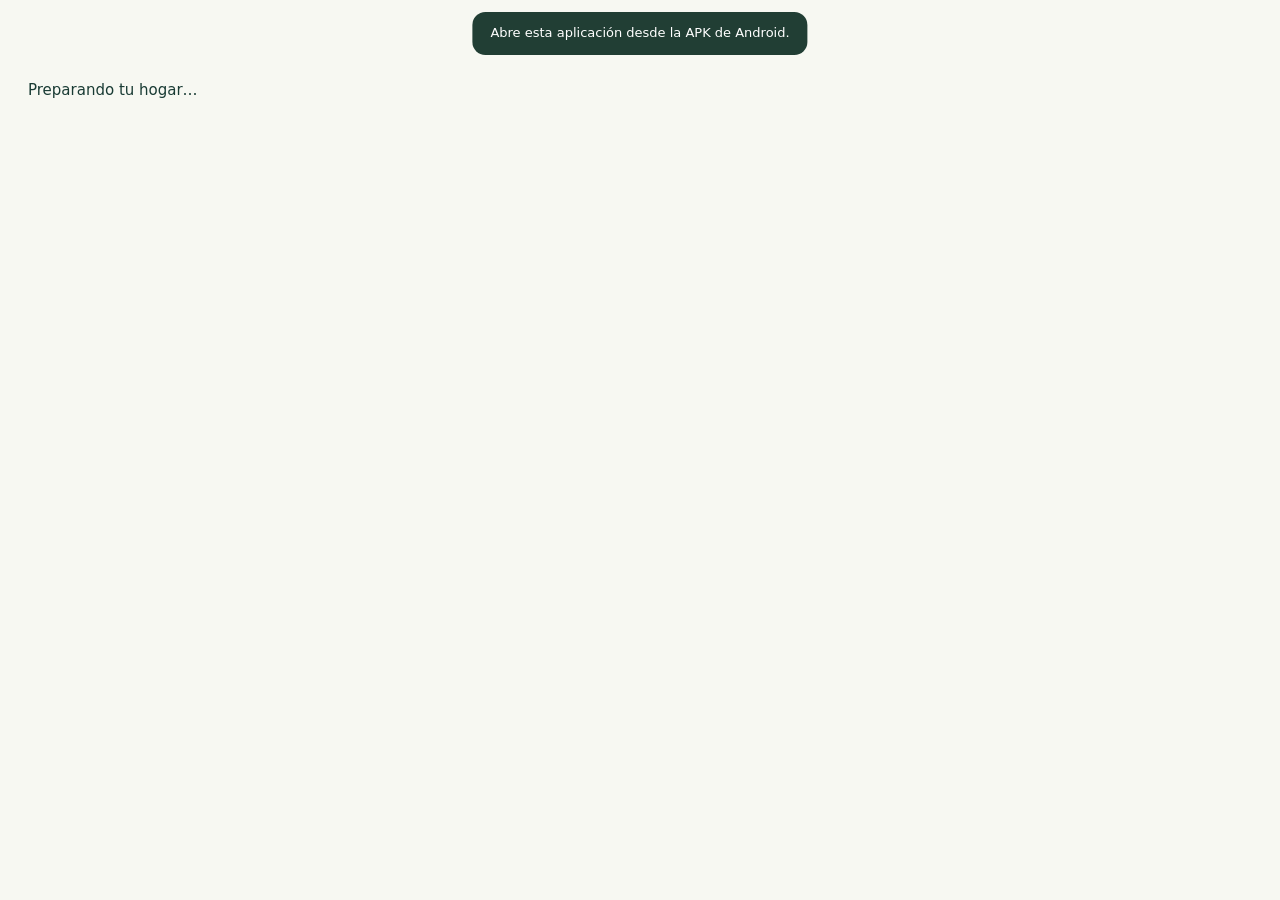
<file: development/1.6.0/assets/index.html>
<!doctype html>
<html lang="es"><head><meta charset="UTF-8"><meta name="viewport" content="width=device-width,initial-scale=1,maximum-scale=1,viewport-fit=cover"><meta name="theme-color" content="#116455"><meta http-equiv="Content-Security-Policy" content="default-src 'self'; script-src 'self'; style-src 'self' 'unsafe-inline'; img-src 'self' data:; connect-src 'self'; object-src 'none'; base-uri 'none'; form-action 'none'"><title>Hogar finanzas</title><link rel="stylesheet" href="app.css"><link rel="stylesheet" href="guide.css"></head><body><div id="app"><div class="loading">Preparando tu hogar…</div></div><div id="overlay"></div><div id="toast" role="status" aria-live="polite"></div><script src="reserves.js"></script><script src="guide.js"></script><script src="improvements.js"></script><script src="app.js"></script></body></html>
</file>
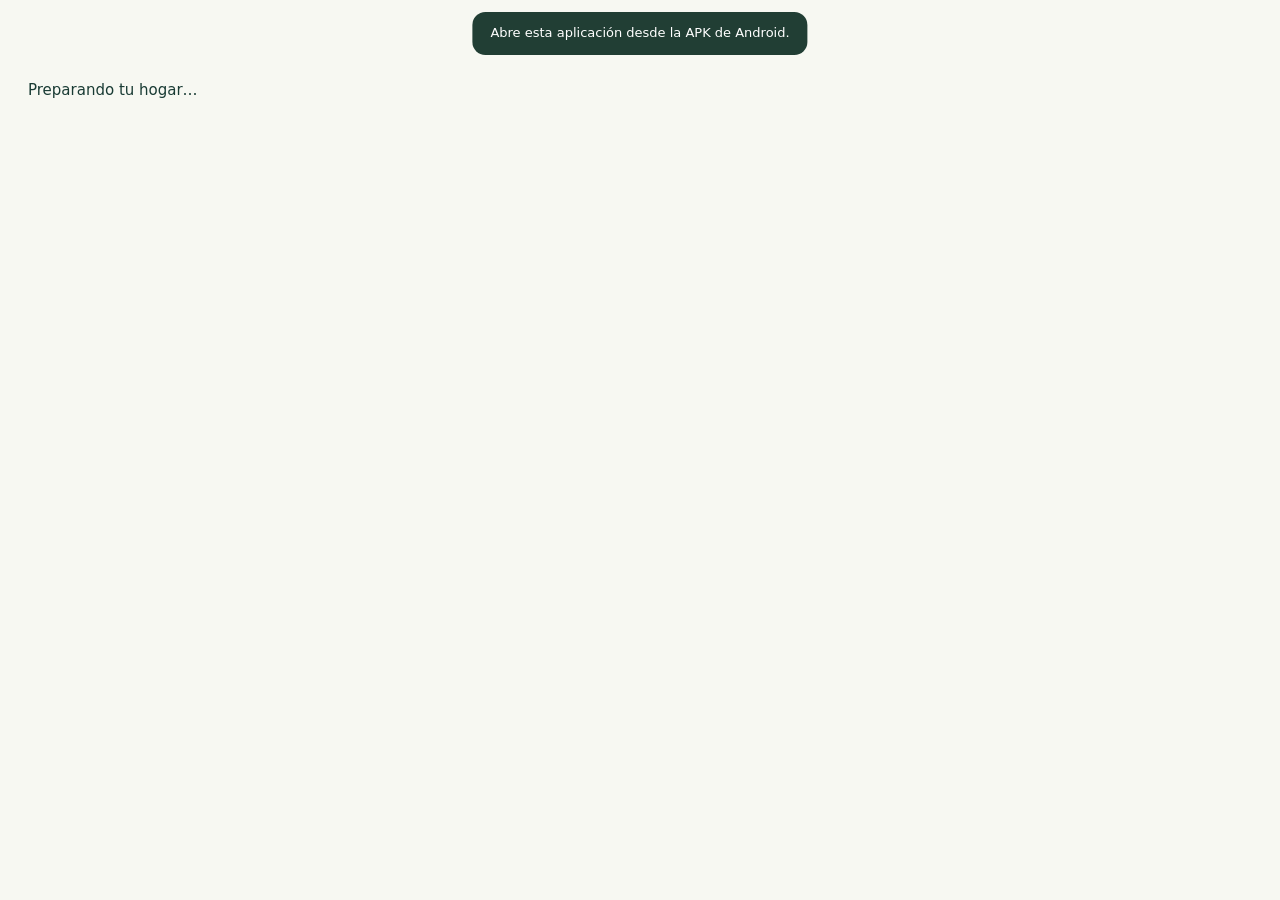
<file: recovered-source/android/assets/index.html>
<!doctype html>
<html lang="es"><head><meta charset="UTF-8"><meta name="viewport" content="width=device-width,initial-scale=1,maximum-scale=1,viewport-fit=cover"><meta name="theme-color" content="#116455"><meta http-equiv="Content-Security-Policy" content="default-src 'self'; script-src 'self'; style-src 'self' 'unsafe-inline'; img-src 'self' data:; connect-src 'self'; object-src 'none'; base-uri 'none'; form-action 'none'"><title>Hogar finanzas</title><link rel="stylesheet" href="app.css"></head><body><div id="app"><div class="loading">Preparando tu hogar…</div></div><div id="overlay"></div><div id="toast" role="status" aria-live="polite"></div><script src="app.js"></script></body></html>
</file>
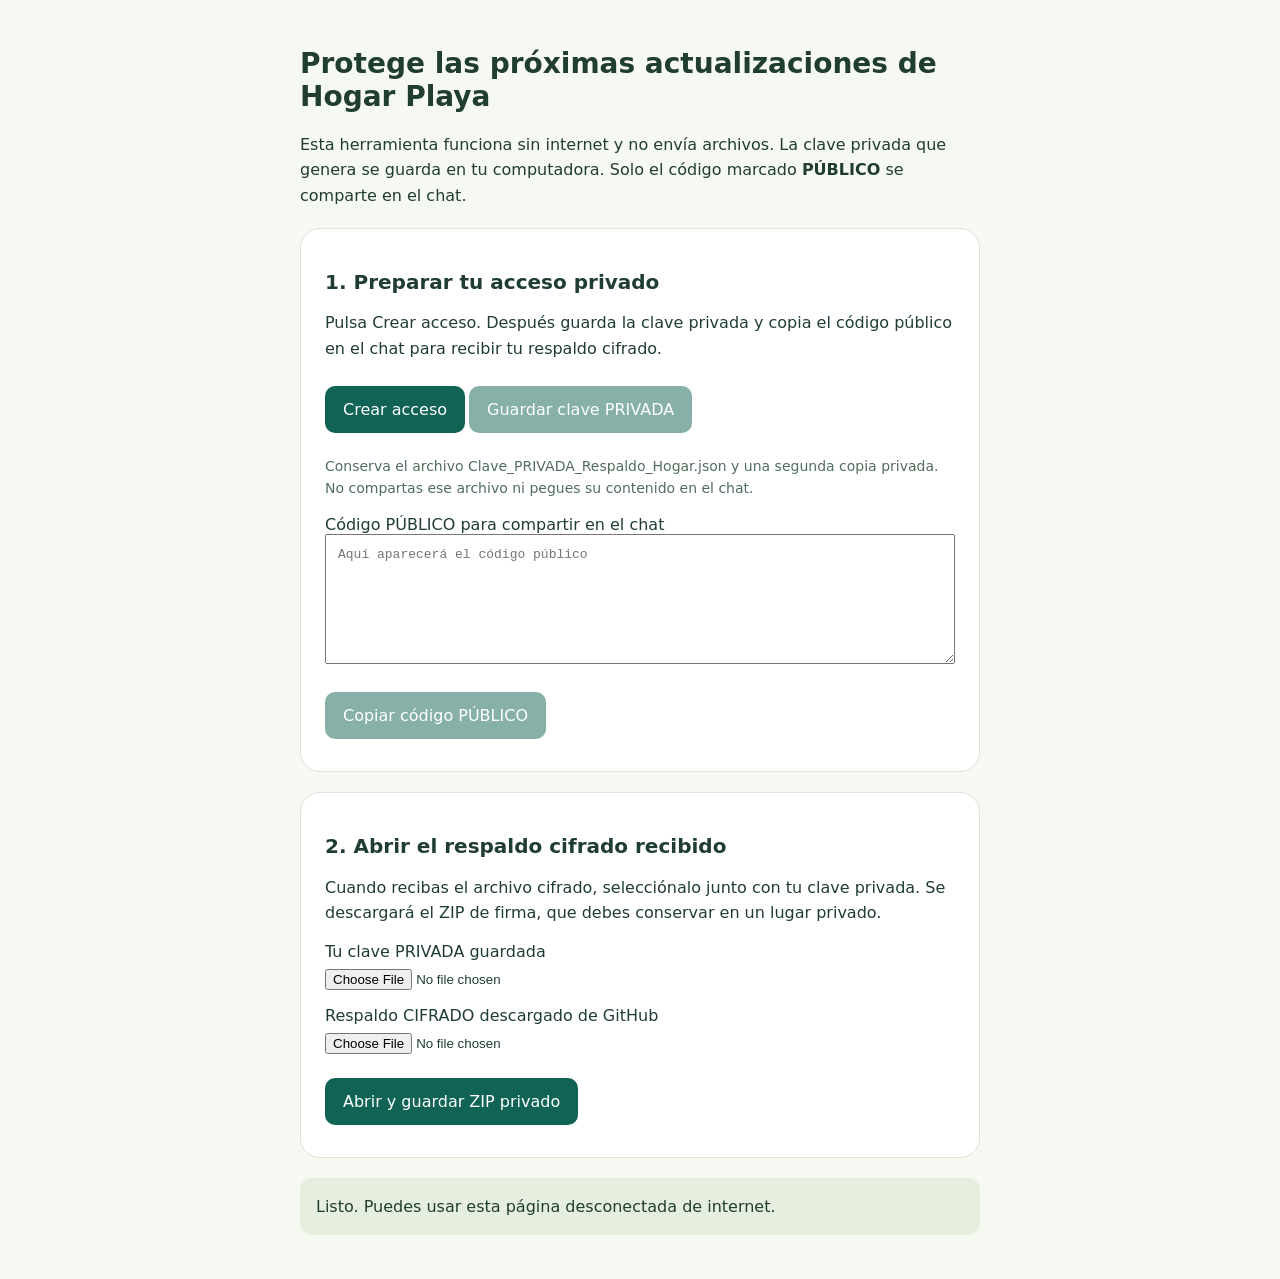
<file: recovered-source/tools/respaldo-firma.html>
<!doctype html><html lang="es"><head><meta charset="utf-8"><meta name="viewport" content="width=device-width,initial-scale=1">
<meta http-equiv="Content-Security-Policy" content="default-src 'none'; script-src 'unsafe-inline'; style-src 'unsafe-inline'; connect-src 'none'; base-uri 'none'; form-action 'none'">
<title>Respaldo privado · Hogar Playa</title>
<style>body{font:16px system-ui;background:#f6f8f2;color:#203d31;margin:0}main{max-width:680px;margin:auto;padding:28px}section{background:white;padding:24px;border-radius:20px;border:1px solid #dbe5d8;margin:20px 0}h1{font-size:28px}h2{font-size:20px}p{line-height:1.6}button{background:#116455;color:white;border:0;border-radius:10px;padding:14px 18px;font:inherit;margin:8px 4px 8px 0;cursor:pointer}button:disabled{opacity:.5}textarea{box-sizing:border-box;width:100%;min-height:130px;padding:12px;font:13px monospace;overflow-wrap:anywhere}label{display:block;margin:16px 0}input{display:block;margin-top:8px;max-width:100%}.note{font-size:14px;color:#526d5d}#status{white-space:pre-line;padding:16px;background:#e6efdf;border-radius:12px;overflow-wrap:anywhere}</style></head>
<body><main><h1>Protege las próximas actualizaciones de Hogar Playa</h1>
<p>Esta herramienta funciona sin internet y no envía archivos. La clave privada que genera se guarda en tu computadora. Solo el código marcado <b>PÚBLICO</b> se comparte en el chat.</p>
<section><h2>1. Preparar tu acceso privado</h2><p>Pulsa Crear acceso. Después guarda la clave privada y copia el código público en el chat para recibir tu respaldo cifrado.</p>
<button id="create">Crear acceso</button><button id="save" disabled>Guardar clave PRIVADA</button>
<p class="note">Conserva el archivo Clave_PRIVADA_Respaldo_Hogar.json y una segunda copia privada. No compartas ese archivo ni pegues su contenido en el chat.</p>
<label>Código PÚBLICO para compartir en el chat<textarea id="publicCode" readonly placeholder="Aquí aparecerá el código público"></textarea></label><button id="copy" disabled>Copiar código PÚBLICO</button></section>
<section><h2>2. Abrir el respaldo cifrado recibido</h2><p>Cuando recibas el archivo cifrado, selecciónalo junto con tu clave privada. Se descargará el ZIP de firma, que debes conservar en un lugar privado.</p>
<label>Tu clave PRIVADA guardada<input id="privateFile" type="file" accept=".json"></label>
<label>Respaldo CIFRADO descargado de GitHub<input id="encryptedFile" type="file" accept=".json"></label>
<button id="decrypt">Abrir y guardar ZIP privado</button></section><p id="status" role="status">Listo. Puedes usar esta página desconectada de internet.</p></main>
<script>
'use strict';
const $=id=>document.getElementById(id),textEncoder=new TextEncoder();let privateDownload=null;
function b64(bytes){let text='';for(const b of new Uint8Array(bytes))text+=String.fromCharCode(b);return btoa(text);}
function unb64(text){return Uint8Array.from(atob(text),c=>c.charCodeAt(0));}
function status(text){$('status').textContent=text;}
function download(bytes,name,type){const url=URL.createObjectURL(new Blob([bytes],{type})),a=document.createElement('a');a.href=url;a.download=name;a.click();setTimeout(()=>URL.revokeObjectURL(url),30000);}
async function hash(bytes){return Array.from(new Uint8Array(await crypto.subtle.digest('SHA-256',bytes)),x=>x.toString(16).padStart(2,'0')).join('');}
$('create').onclick=async()=>{if(privateDownload){status('Ya hay un acceso preparado. Guarda su clave privada y comparte el código público que aparece abajo.');return;}$('create').disabled=true;try{status('Creando tu acceso privado…');const pair=await crypto.subtle.generateKey({name:'RSA-OAEP',modulusLength:3072,publicExponent:new Uint8Array([1,0,1]),hash:'SHA-256'},true,['encrypt','decrypt']),pub=await crypto.subtle.exportKey('spki',pair.publicKey),priv=await crypto.subtle.exportKey('pkcs8',pair.privateKey);privateDownload=JSON.stringify({format:'hogar-acceso-privado-1',publicKey:b64(pub),privateKey:b64(priv),fingerprint:await hash(pub)},null,2);$('publicCode').value='HOGAR-PUBLICA-1:'+b64(pub);$('save').disabled=false;$('copy').disabled=false;status('Acceso creado. Guarda primero tu clave PRIVADA. Después copia únicamente el código PÚBLICO en el chat.');}catch(e){status('No se pudo crear el acceso: '+e.message);$('create').disabled=false;}};
$('save').onclick=()=>{download(privateDownload,'Clave_PRIVADA_Respaldo_Hogar.json','application/json');status('Guarda el archivo privado y conserva otra copia. Comparte solo el código PÚBLICO.');};
$('copy').onclick=async()=>{try{await navigator.clipboard.writeText($('publicCode').value);status('Código PÚBLICO copiado. Pégalo en el chat. La clave privada permanece en tu archivo.');}catch(e){$('publicCode').focus();$('publicCode').select();status('Selecciona y copia el código público con Ctrl+C.');}};
$('decrypt').onclick=async()=>{try{const pf=$('privateFile').files[0],ef=$('encryptedFile').files[0];if(!pf||!ef)throw new Error('Selecciona los dos archivos.');if(pf.size>200000||ef.size>2000000)throw new Error('El tamaño de los archivos no corresponde a este respaldo.');const priv=JSON.parse(await pf.text()),envelope=JSON.parse(await ef.text());if(priv.format!=='hogar-acceso-privado-1'||envelope.format!=='hogar-firma-cifrada-1')throw new Error('Formato de archivo incorrecto.');if(priv.fingerprint!==envelope.recipient)throw new Error('Ese respaldo corresponde a otra clave privada.');const key=await crypto.subtle.importKey('pkcs8',unb64(priv.privateKey),{name:'RSA-OAEP',hash:'SHA-256'},false,['decrypt']),raw=await crypto.subtle.decrypt({name:'RSA-OAEP'},key,unb64(envelope.wrappedKey)),aes=await crypto.subtle.importKey('raw',raw,{name:'AES-GCM'},false,['decrypt']),clear=await crypto.subtle.decrypt({name:'AES-GCM',iv:unb64(envelope.nonce)},aes,unb64(envelope.ciphertext));if(await hash(clear)!==envelope.sha256)throw new Error('El archivo no supera la comprobación de integridad.');download(clear,'Firma_PRIVADA_Hogar_Playa_Nueva.zip','application/zip');status('ZIP privado verificado y preparado para guardar. Conserva el ZIP y una segunda copia en un lugar privado.');}catch(e){status('No se pudo abrir el respaldo: '+e.message);}};
</script></body></html>
</file>
<file: development/1.6.0/assets/app.css>
:root{--ink:#193b34;--green:#116455;--soft:#e8f1e8;--paper:#f7f8f2;--muted:#6d7d73;--line:#e0e8dd;--orange:#d87b39;--red:#a63d35}*{box-sizing:border-box}body{margin:0;background:var(--paper);color:var(--ink);font:15px/1.45 system-ui,-apple-system,sans-serif}button,input,select,textarea{font:inherit}button{cursor:pointer;color:inherit;-webkit-tap-highlight-color:transparent}button:disabled{opacity:.55;cursor:wait}button:focus-visible,input:focus,select:focus,textarea:focus{outline:3px solid #94beaa;outline-offset:2px}h1,h2,h3,p{margin:0}h1{font-size:29px;line-height:1.18;letter-spacing:-1px}h2{font-size:21px;letter-spacing:-.5px}h3{font-size:16px}small,.muted{color:var(--muted)}small{font-size:12px}.loading{padding:80px 28px}.shell{max-width:650px;margin:auto;min-height:100vh;padding-bottom:100px}.top{display:flex;align-items:center;justify-content:space-between;padding:22px 22px 12px}.brand{display:flex;align-items:center;font-weight:800;font-size:18px;letter-spacing:-.5px}.brandmark{display:grid;place-items:center;width:37px;height:37px;border-radius:13px;background:var(--green);color:white;margin-right:10px;font-size:23px}.avatar{background:#e7ecd9;border:0;border-radius:50%;height:40px;width:40px;font-weight:800;font-size:18px}.content{padding:10px 22px 20px}.eyebrow{text-transform:uppercase;letter-spacing:1.8px;font-size:10px;font-weight:800;color:var(--muted);margin-bottom:8px}.greeting{margin:8px 0 22px}.greeting p{color:var(--muted);margin-top:7px}.connection{display:inline-flex;align-items:center;border:1px solid var(--line);border-radius:30px;font-size:11px;padding:6px 10px;background:white;margin-bottom:15px}.dot{height:6px;width:6px;border-radius:50%;background:#4d9465;margin-right:7px}.connection.off .dot{background:var(--orange)}.hero{background:var(--green);color:#fff;border-radius:25px;padding:23px;position:relative;overflow:hidden;margin-bottom:16px}.hero:after{content:'◌';position:absolute;right:-20px;top:-40px;font-size:180px;opacity:.08;pointer-events:none}.hero small{color:#c6ded2}.hero .big{font-size:40px;letter-spacing:-1.6px;font-weight:750;margin:6px 0 12px}.hero .bar{background:#3c7f6b}.hero .bar span{background:#d5edb6}.hero .between{font-size:12px;margin-top:10px}.between{display:flex;align-items:center;justify-content:space-between}.bar{height:7px;border-radius:10px;background:#e5ebdf;overflow:hidden}.bar span{display:block;height:100%;background:#83aa6a;max-width:100%}.kpis{display:grid;grid-template-columns:1fr 1fr;gap:12px;margin-bottom:20px}.kpi{background:white;border:1px solid var(--line);border-radius:19px;padding:15px}.kpi strong{font-size:24px;letter-spacing:-.7px;display:block;margin:8px 0 4px}.kpi small{display:block}.kpi .miniicon{font-size:17px}.sectiontitle{display:flex;align-items:center;justify-content:space-between;margin:25px 0 13px}.link{border:0;background:none;padding:5px 0;color:var(--green);font-size:12px;font-weight:700}.actions{display:grid;grid-template-columns:repeat(3,1fr);gap:10px}.quick{border:1px solid var(--line);background:white;padding:16px 5px;border-radius:17px;font-size:11px;font-weight:650}.quick b{display:block;font-size:22px;margin-bottom:7px}.notice{border:1px solid #ead7ba;background:#fff7e8;border-radius:15px;padding:13px 15px;font-size:12px;color:#795a2d;margin:12px 0}.notice.error{background:#fff0ed;color:var(--red);border-color:#e8c5be}.notice.info{background:#edf3ef;color:var(--green);border-color:#d7e7da}.wallet{background:white;border:1px solid var(--line);border-radius:20px;padding:18px;margin-bottom:15px}.wallet .pair{display:grid;grid-template-columns:1fr 1fr;margin-top:15px}.wallet strong{display:block;font-size:22px}.wallet .pair>div+div{border-left:1px solid var(--line);padding-left:17px}.nav{position:fixed;bottom:0;left:50%;transform:translateX(-50%);width:100%;max-width:650px;background:#fff;border-top:1px solid var(--line);display:grid;grid-template-columns:repeat(4,1fr);padding:10px 8px max(12px,env(safe-area-inset-bottom));z-index:5}.nav button{border:0;background:none;color:#8c988c;font-size:10px;font-weight:650;padding:4px}.nav button b{font-size:22px;line-height:27px;display:block;font-weight:400}.nav button.active{color:var(--green)}.search{display:flex;align-items:center;background:white;border:1px solid var(--line);border-radius:15px;margin:18px 0;padding:0 14px}.search span{font-size:25px;color:var(--muted)}.search input{border:0;outline:none;background:none;width:100%;padding:13px 10px;font-size:13px}.chips{display:flex;overflow:auto;padding:0 0 10px;margin-bottom:10px;scrollbar-width:none}.chip{white-space:nowrap;border:1px solid var(--line);border-radius:25px;padding:8px 13px;font-size:11px;background:white;margin-right:7px}.chip.active{background:var(--green);color:white;border-color:var(--green)}.products{display:grid;grid-template-columns:1fr 1fr;gap:12px}.product{background:white;border:1px solid var(--line);border-radius:20px;padding:10px;display:flex;flex-direction:column;min-width:0}.product-art{height:95px;border-radius:13px;display:grid;place-items:center;font-size:46px;background:#f0f1df;position:relative;margin-bottom:10px}.product:nth-child(3n+2) .product-art{background:#f4e9dc}.product:nth-child(3n) .product-art{background:#e8efdd}.product-tag{position:absolute;top:7px;left:7px;font-size:8px;letter-spacing:.7px;font-weight:800;color:#537347;background:#ffffffce;padding:3px 6px;border-radius:6px}.product h3{font-size:13px;line-height:1.3;min-height:34px}.product small{font-size:10px;display:block;margin:4px 0 9px}.product .price{font-weight:800;font-size:16px;letter-spacing:-.4px}.product .price span{font-size:10px;font-weight:500}.product .add{border:0;background:var(--green);color:white;border-radius:10px;width:31px;height:31px;font-size:22px}.cartbar{position:fixed;bottom:86px;left:50%;transform:translateX(-50%);width:calc(100% - 36px);max-width:610px;border:0;background:var(--green);color:white;padding:16px 20px;border-radius:18px;box-shadow:0 8px 25px #193b3425;display:flex;justify-content:space-between;z-index:4;font-weight:700;font-size:13px}.hascart{padding-bottom:155px}.row{display:flex;align-items:center;padding:15px 0;border-bottom:1px solid var(--line);gap:12px}.row-icon{flex-shrink:0;background:#e9efdf;border-radius:13px;width:42px;height:42px;display:grid;place-items:center;font-size:22px}.row-body{flex:1;min-width:0}.row-body h3{font-size:13px;overflow-wrap:anywhere}.row-body small{font-size:10px;display:block;margin-top:3px}.row-right{text-align:right;flex-shrink:0;font-size:13px;font-weight:750}.badge{display:inline-block;font-size:9px;font-weight:650;border-radius:6px;background:#e6f0e4;color:#427b4d;padding:3px 5px;margin-top:5px}.badge.pending{background:#fff0d7;color:#a36b26}.badge.rejected{background:#fde5df;color:#a24235}.empty{text-align:center;color:var(--muted);padding:45px 18px}.empty b{display:block;font-size:44px;margin-bottom:14px}.primary,.secondary,.danger{width:100%;padding:14px;border-radius:13px;border:0;font-weight:750;font-size:14px;margin-top:12px;background:var(--green);color:white}.secondary{background:#edf2e7;color:var(--green);border:1px solid #d9e3d0}.danger{background:#fff0ed;color:var(--red)}.settings-row{width:100%;border:0;border-bottom:1px solid var(--line);background:none;padding:18px 0;text-align:left;font-weight:650;display:flex;align-items:center;justify-content:space-between}.settings-row small{font-weight:400;display:block;margin-top:3px}.intro{padding:44px 25px 25px;max-width:480px;margin:auto}.intro .brandmark{height:60px;width:60px;font-size:35px;border-radius:20px;margin-bottom:30px}.intro h1{font-size:35px;margin-bottom:14px}.intro>p{color:var(--muted);margin-bottom:25px}.profile-choice{display:flex;align-items:center;text-align:left;padding:15px;border:1px solid var(--line);width:100%;background:#fff;border-radius:17px;margin:10px 0}.profile-choice .avatar{margin-right:13px}.profile-choice span{flex:1;font-weight:700}.profile-choice i{font-style:normal;color:#85927f}.field{display:block;margin:15px 0;font-size:12px;font-weight:700}.field input,.field select,.field textarea{display:block;width:100%;padding:13px 12px;background:#fff;border:1px solid #d5dfd1;border-radius:11px;margin-top:6px;color:var(--ink);font-size:16px}.field textarea{min-height:78px;resize:vertical}.field small{display:block;margin-top:5px;font-size:11px;font-weight:400}.field input:disabled{background:#f0f3eb;color:#667761}.two{display:grid;grid-template-columns:1fr 1fr;gap:12px}.two .field{min-width:0}.form-error{color:var(--red);font-size:13px;margin-top:12px;white-space:pre-line}.backdrop{position:fixed;inset:0;background:#112e2677;z-index:20;display:flex;align-items:flex-end;justify-content:center}.modal{background:var(--paper);border-radius:25px 25px 0 0;padding:23px 22px 30px;width:100%;max-width:650px;max-height:93vh;overflow:auto;overscroll-behavior:contain}.modal-header{display:flex;align-items:center;justify-content:space-between;margin-bottom:12px}.close{border:0;background:#e7ecdf;width:32px;height:32px;border-radius:50%;font-size:21px}.modal>p,.modal form>p{font-size:12px;color:var(--muted);margin:10px 0}.modal .bigemoji{text-align:center;font-size:60px;background:#eaf0df;border-radius:20px;padding:15px;margin:10px 0}.total{font-size:25px;font-weight:800}.cart-line{padding:15px 0;border-bottom:1px solid var(--line)}.cart-line .link{color:var(--red)}.qty{font-size:12px;color:var(--muted);margin:5px 0}.inline{display:flex;align-items:center;justify-content:space-between}.inline strong{font-size:14px}.details{font-size:12px}.details dt{color:var(--muted);margin-top:13px}.details dd{margin:3px 0 0;overflow-wrap:anywhere;white-space:pre-wrap}.steps{padding-left:20px;font-size:13px}.steps li{margin:12px 0}.check{background:#e3edda;padding:14px;border-radius:13px;margin:14px 0;font-size:13px}#toast{position:fixed;bottom:95px;left:50%;transform:translateX(-50%);max-width:90%;background:#213e34;color:#fff;padding:12px 18px;border-radius:13px;font-size:13px;z-index:50;display:none}.privacy{font-size:11px;color:var(--muted);margin:20px 0}.divider{height:1px;background:var(--line);margin:20px 0}@media(min-width:600px){.products{grid-template-columns:repeat(3,1fr)}.product-art{height:120px}.modal{border-radius:25px;margin-bottom:20px;max-height:90vh}}@media(prefers-reduced-motion:no-preference){.modal{animation:up .16s ease-out}@keyframes up{from{transform:translateY(18px);opacity:.7}}}

.budgetcard{display:block;width:100%;text-align:left;border:1px solid #cdddc4;background:#eef4e7;padding:18px;border-radius:20px;margin:0 0 16px}.budgetcard>strong{font-size:31px;display:block;letter-spacing:-1px;margin:8px 0}.budgetcard small{display:block;font-size:11px;margin-top:5px}.budgetcard.exceeded{background:#fff0ed;border-color:#e9c5bc;color:var(--red)}

/* 1.2: el contenedor nativo descuenta barras del sistema y teclado. */
:root{--visible-height:100vh}.shell{min-height:var(--visible-height)}.brand{border:0;background:none;padding:0;min-height:44px}.wallet-grid{display:grid;gap:12px;margin:16px 0}.wallet-grid>div{display:flex;align-items:center;justify-content:space-between;gap:12px;min-width:0}.wallet-grid strong{font-size:20px;overflow-wrap:anywhere;text-align:right}.wallet-grid small{max-width:45%}.backdrop{height:var(--visible-height);max-height:100%;bottom:auto}.modal{max-height:calc(var(--visible-height) - 12px);padding-bottom:24px;scroll-padding-bottom:100px}.modal-header{position:sticky;top:-23px;background:var(--paper);padding:8px 0;z-index:2}.modal #submitForm{position:static;box-shadow:none}.form-error{overflow-wrap:anywhere;padding-bottom:8px}.keyboard-open .nav{display:none}#toast{top:12px;bottom:auto;max-height:35vh;overflow:auto}.shopping-banner{background:#e6f0df;border:1px solid #cbdcbe;border-radius:20px;padding:18px;margin-bottom:20px}.shopping-banner p{font-size:12px;margin:6px 0;color:var(--muted)}.shopping-line{background:white;border:1px solid var(--line);border-radius:17px;padding:16px;margin:12px 0;display:grid;grid-template-columns:minmax(0,1fr) auto;gap:10px}.shopping-line>h3,.shopping-line>p,.shopping-line>small,.shopping-line>.secondary,.shopping-line>.between{grid-column:1/-1}.shopping-line p{font-size:13px;overflow-wrap:anywhere}.shopping-line .between{gap:12px;flex-wrap:wrap}.shopping-line .link{text-align:left}.tick{width:48px;height:48px;border:2px solid var(--green);border-radius:12px;background:#ecf4e5;color:var(--green);font-size:25px}.bought{background:#edf4e9;color:var(--muted)}.bought h3{text-decoration:line-through}.repeat-confirm{display:flex;align-items:center;gap:12px;padding:12px;background:#fff2dd;border-radius:12px;font-weight:700}.repeat-confirm input{width:24px;height:24px;flex-shrink:0}
.product.selected{border:2px solid var(--green);background:#f0f6eb}.multi-check{position:absolute;right:7px;bottom:7px;width:44px;height:44px;border:2px solid var(--green);background:white;color:var(--green);border-radius:12px;font-size:25px}.selected .multi-check{background:var(--green);color:white}.bulkbar{justify-content:center;gap:7px}.bulk-row{padding:15px 0;border-bottom:1px solid var(--line)}.bulk-row .field{margin:8px 0}
.hero .estimate-warning{font-size:12px;background:#fff1d6;color:#71491e;border-radius:10px;padding:10px;margin-top:12px}.hero .between{gap:10px;align-items:flex-start}.hero .between strong{text-align:right;flex-shrink:0}

.plan-card{background:#fff;border:1px solid #dbe6e0;border-radius:18px;padding:18px;margin:14px 0;overflow-wrap:anywhere}.plan-card h3{margin:0}.plan-card p{font-size:13px;color:#506c5d}.plan-amounts{display:grid;grid-template-columns:repeat(3,minmax(0,1fr));gap:8px;margin:15px 0}.plan-amounts small,.plan-amounts strong{display:block}.plan-amounts strong{font-size:13px;line-height:1.6}.plan-actions{display:flex;flex-wrap:wrap;gap:8px;margin-top:12px}.plan-actions button{width:auto;flex:1;min-width:100px}.plan-card button:disabled{opacity:.5}

.product-art{height:128px;overflow:hidden}.product-art>.product-image{width:100%;height:124px;object-fit:contain;padding:2px 7px}.product-tag{z-index:1}.product-image.thumb{display:inline-block;vertical-align:middle;width:48px;height:46px;object-fit:contain;flex-shrink:0}.product-name{display:flex;align-items:center;gap:9px}.product-name h3{min-width:0;overflow-wrap:anywhere}.detail-image{display:block;width:100%;height:136px;object-fit:contain;background:#edf3e8;border-radius:17px;margin:12px 0}.image-fallback{display:grid;place-items:center;font-size:30px;color:var(--green);font-weight:800}.cart-line .inline>strong{display:flex;align-items:center;gap:8px}

.cup-equivalent{display:block!important;font-size:12px!important;font-weight:500;line-height:1.5;letter-spacing:0;margin:3px 0 9px;overflow-wrap:anywhere}.hero>.cup-equivalent{margin:-8px 0 15px;color:#d6eadf}.hero .between .cup-equivalent{font-size:10px!important;margin:2px 0 0}.kpi .cup-equivalent,.budgetcard .cup-equivalent{color:#557a64}.wallet strong .cup-equivalent{font-size:11px!important;margin:0;max-width:none;white-space:nowrap}.quote-card{padding:14px 16px;border:1px solid #d2e3d9;background:#f0f5f0;border-radius:17px;margin:0 0 18px}.quote-card strong,.quote-card small{display:block}.quote-card strong{font-size:17px;margin:4px 0}.quote-card small{font-size:10px;overflow-wrap:anywhere}.quote-card .quote-status{color:#315b43;font-weight:650;margin-bottom:4px}.quote-card p{font-size:10px;color:var(--muted);margin:8px 0 0;line-height:1.5}.quote-refresh{flex-shrink:0;width:44px;height:44px;border:1px solid #cbdccf;border-radius:50%;background:#fff;color:var(--green);font-size:23px;margin-left:12px}.quote-refresh:disabled{opacity:.5}.wallet-grid strong{max-width:70%}
.purchase-location{background:#edf3e9;border:1px solid #d4e2cc;border-radius:12px;padding:12px;margin:12px 0;font-size:12px;overflow-wrap:anywhere}.purchase-location p{margin:6px 0}.purchase-location small{display:block;margin:4px 0}.purchase-location-status{font-size:12px;color:var(--green);margin:10px 0}

/* La búsqueda conserva el foco y deja sitio para resultados sobre el teclado. */
.catalog-search{position:sticky;top:0;background:var(--paper);z-index:3;padding:4px 0 8px;scroll-margin-top:0}
.catalog-search .search{margin:0 0 9px;padding:0 8px 0 12px;min-height:48px;gap:2px}
.catalog-search .search input{min-width:0;font-size:16px;padding:12px 6px}
.catalog-search input::-webkit-search-cancel-button{-webkit-appearance:none;appearance:none}
.search-clear,.search-done{border:0;background:#e8f0e5;border-radius:10px;min-height:44px;flex-shrink:0}
.search-clear{width:40px;font-size:23px}.search-clear[hidden]{display:none}
.search-done{padding:6px 9px;font-size:11px;font-weight:750;color:var(--green)}
.catalog-search .chips{margin:0;padding-bottom:5px}.catalog-summary{gap:8px;min-height:36px}.catalog-summary small{min-width:0;overflow-wrap:anywhere}.catalog-summary .link{flex-shrink:0;min-height:40px}
.searching-products .catalog-intro,.searching-products .catalog-help,.searching-products .top,.searching-products .connection,.searching-products .nav,.searching-products .cartbar{display:none}
.searching-products .content{padding-top:4px}.searching-products .shell{padding-bottom:20px}
.searching-products .products{grid-template-columns:1fr;gap:8px}
.searching-products .product{display:grid;grid-template-columns:64px minmax(0,1fr);grid-template-rows:auto auto auto;column-gap:12px;border-radius:14px;padding:9px;min-height:98px}
.searching-products .product-art{grid-row:1/4;height:78px;margin:0;align-self:center;border-radius:10px}
.searching-products .product-art>.product-image{height:65px;padding:0 2px}
.searching-products .product-tag{font-size:6px;top:2px;left:2px;padding:2px}
.searching-products .product h3{min-height:0;font-size:14px}.searching-products .product small{margin:2px 0}
.searching-products .product .add{width:44px;height:44px}.searching-products .multi-check{width:38px;height:38px;right:1px;bottom:1px}
.keyboard-open .cartbar{display:none}.keyboard-open .hascart{padding-bottom:20px}
.map-open{min-height:44px;text-align:left}.cart-line .editCartLine{min-height:40px}

.pin-entry{position:relative;margin-top:6px}.pin-entry input{margin-top:0;padding-right:58px}.pin-toggle{position:absolute;right:3px;top:2px;min-width:46px;min-height:46px;border:0;border-radius:10px;background:transparent;color:var(--green);display:grid;place-items:center}.pin-toggle svg{width:24px;height:24px;fill:none;stroke:currentColor;stroke-width:1.8;stroke-linecap:round;stroke-linejoin:round}.pin-slash{display:none}.pin-toggle[aria-pressed="true"] .pin-slash{display:block}

/* Contenido introducido por el hogar: envolver enlaces largos. */
.offer-url{overflow-wrap:anywhere}.product>.link{width:100%;font-size:.8rem}.details dd{overflow-wrap:anywhere}
/* Movimientos: el concepto ocupa una línea completa, sin competir con la confirmación. */
.row{display:grid;grid-template-columns:36px minmax(0,1fr);gap:8px 10px;align-items:start}
.row-icon{grid-column:1;grid-row:1 / span 2;width:36px;height:36px;font-size:19px}
.row-body{grid-column:2;min-width:0;width:100%}
.row-body h3{white-space:normal;word-break:normal;overflow-wrap:break-word;line-height:1.45}
.row-body small{line-height:1.4}
.row-right{grid-column:2;display:flex;align-items:center;justify-content:space-between;gap:8px;min-width:0;text-align:left;flex-wrap:wrap}
.row-right .badge{width:auto;max-width:100%;margin-top:0;padding:2px 5px;font-size:9px;line-height:1.2;white-space:nowrap;flex:0 0 auto}

/* Herramientas integradas en el contexto de cada pantalla. */
.integrated-feature h2{font-size:19px;margin:0 0 12px}.integrated-feature{min-width:0;scroll-margin-top:16px}.integrated-feature .kpis strong{display:block;font-size:22px}.integrated-details{margin-top:12px}.integrated-details summary{cursor:pointer;color:var(--green,#246b4b);padding:10px 0;font-weight:600}.integrated-feature select{width:100%;max-width:100%;padding:12px;border:1px solid #d9e3dc;border-radius:12px;background:white}.product-tools .secondary{font-size:12px;padding:8px;width:100%}.integrated-feature .secondary{white-space:normal}.integrated-feature .cart-line{min-width:0;overflow-wrap:anywhere}

.cart-sharing{padding:12px 0 18px;border-bottom:1px solid #d9e3dc;margin-bottom:18px}.cart-sharing h3{margin:0 0 10px}.cart-sharing p{font-size:14px}.modal .product-image.thumb{flex-shrink:0}
/* Cesta compartida: filas compactas, navegación estable y fotos del catálogo. */
.modal.shared-modal{background:#f8faf5;display:flex;flex-direction:column;padding:0;max-height:calc(var(--visible-height,100vh) - 20px);height:calc(var(--visible-height,100vh) - 20px);overflow:hidden;border-radius:22px 22px 0 0;width:100%;max-width:560px}
.shared-modal .modal-header{padding:12px 14px;margin:0;gap:8px;flex-shrink:0;background:#fff;border-bottom:1px solid #e3e9e1}.shared-modal .modal-header h2{font-size:19px;flex:1}.shared-modal .close{flex-shrink:0}
#sharedSurface{display:flex;flex-direction:column;min-height:0;flex:1}.shared-overview{display:flex;align-items:center;justify-content:space-between;padding:12px 16px 8px}.shared-overview strong,.shared-overview small{display:block}.shared-overview small{font-size:12px;color:#64776c;margin-top:3px}.shared-tabs{display:flex;margin:0 16px 8px;background:#e8eee3;border-radius:12px;padding:3px;gap:4px}.shared-tabs button{flex:1;border:0;background:transparent;border-radius:10px;padding:9px 5px;color:#537165;font-weight:600}.shared-tabs [aria-pressed=true]{background:#fff;color:#126859;box-shadow:0 1px 4px #183f2420}.shared-search{display:flex;gap:8px;align-items:center;background:#fff;border:1px solid #e0e8dc;border-radius:12px;padding:0 12px;margin:0 16px 8px}.shared-search input{background:transparent;border:0;outline:0;min-width:0;width:100%;padding:10px 0;font-size:15px}
#sharedRows{overflow:auto;min-height:0;flex:1;overscroll-behavior:contain;padding:0 12px 10px}.shared-line{display:grid;grid-template-columns:46px minmax(0,1fr) 42px 34px;gap:7px;align-items:center;padding:10px 4px;border-bottom:1px solid #e1e8dd;min-height:74px}.shared-line .product-image.shared-thumb,.shared-edit-title .product-image.shared-thumb{width:46px!important;height:46px!important;max-width:46px;object-fit:contain;background:#edf1e2;border-radius:12px;font-size:17px;overflow:hidden;display:flex;align-items:center;justify-content:center}.shared-info{min-width:0}.shared-info strong{display:block;font-size:15px;line-height:1.3;overflow-wrap:anywhere}.shared-info span{display:block;font-size:12px;color:#65776b;line-height:1.5;margin-top:2px}.shared-info small{font-size:10px;color:#8b6a32}.shared-check,.shared-icon{border:0;background:transparent;color:#126859;min-width:34px;min-height:42px;border-radius:10px;font-size:23px;cursor:pointer}.shared-check{border:1px solid #cfdcc7;background:#fff;font-size:24px}.is-bought .shared-check{background:#126859;color:white;border-color:#126859}.is-bought .shared-info strong{color:#6a7a6b;text-decoration:line-through}.shared-menu{grid-column:2 / 5;display:flex;gap:8px;padding-top:2px}.shared-menu button,.shared-undo button{border:0;background:#eaf0e4;color:#126859;border-radius:9px;padding:8px 10px;font-size:12px;font-weight:600}.shared-menu .shared-remove{color:#a14c3f}.shared-empty{text-align:center;padding:24px 16px;color:#698071}.shared-empty b{display:block;font-size:32px;margin-bottom:8px}.shared-empty strong{display:block;font-size:17px}.shared-empty p{font-size:13px;line-height:1.5}.shared-foot{padding:8px 16px;background:#fff;border-top:1px solid #e0e8dc;font-size:11px;line-height:1.4;color:#6c7c70;flex-shrink:0}.shared-conflict{border:1px solid #e7b3a8;border-radius:12px;padding:10px;margin:8px 0;background:#fff8f3}.shared-conflict p{font-size:12px}.shared-conflict .secondary{font-size:12px;padding:8px;margin:4px 0}.shared-undo{font-size:12px;padding:5px 16px;display:flex;align-items:center;justify-content:space-between}.shared-edit-title{display:flex;gap:12px;align-items:center;margin-bottom:16px}.compact-sharing{padding:8px 0;margin-bottom:8px}.compact-sharing .link{display:block;width:100%;padding:8px;font-size:13px}

body.shared-open{overflow:hidden}.shared-open .backdrop{overflow:hidden}

.catalog-tools{display:flex;flex-direction:column;align-items:flex-start;gap:4px;margin:14px 0}.catalog-tools .link{padding:8px 0;text-align:left}

.shared-footer{flex-shrink:0;background:#fff;border-top:1px solid #e0e8dc}.shared-footer .shared-foot{display:block;border-top:0;padding-top:3px}.shared-clear.link{display:block;color:#9e473b;font-size:12px;text-align:left;padding:8px 16px 3px;margin:0}.shared-clear:disabled{opacity:.45;cursor:default}

.avatar{overflow:hidden;padding:0;flex-shrink:0;display:inline-flex;align-items:center;justify-content:center}.avatar img{display:block;width:100%;height:100%;object-fit:cover;border-radius:inherit;pointer-events:none}.profile-photo-settings{display:flex;gap:16px;align-items:center;margin:4px 0 24px}.profile-photo-settings .profile-photo{width:82px;height:82px;min-width:82px;font-size:32px;border:2px solid #dce8d6}.profile-photo-settings .link{display:block;text-align:left;padding:6px 0}.profile-photo-settings small{display:block;font-size:11px;line-height:1.5;color:#6b7c70;margin-top:4px}.profile-photo-settings .profile-photo-remove{color:#8d584e}

/* Formularios: cabecera y acción fuera del área de lectura, también con teclado. */
.modal.form-modal{display:flex;flex-direction:column;overflow:hidden;padding:0;max-height:calc(var(--visible-height,100vh) - 12px)}
.form-modal .modal-header{position:static;flex-shrink:0;padding:16px 22px 12px;margin:0;border-bottom:1px solid #e3e9e1;gap:12px}
.form-modal .modal-header h2{min-width:0;overflow-wrap:anywhere}
.modal-scroll{min-height:0;overflow-y:auto;overscroll-behavior:contain;padding:4px 22px 16px;scroll-padding:14px}
.form-modal .form-actions{flex-shrink:0;background:var(--paper);padding:12px 22px max(14px,env(safe-area-inset-bottom));border-top:1px solid #e3e9e1}
.form-modal #submitForm{position:static;width:100%;margin:0;box-shadow:none}
.nav .nav-basket{display:block;width:24px;height:24px;margin:0 auto;fill:none;stroke:currentColor;stroke-width:1.8;stroke-linecap:round;stroke-linejoin:round}

/* Compras por artículo: acciones compactas y objetivos táctiles legibles. */
.cart-item-actions{display:flex;align-items:center;justify-content:space-between;gap:12px}.cart-item-actions .secondary{width:auto;margin:4px 0;min-height:44px;padding:10px 14px}
.purchase-item-heading{display:flex;align-items:center;gap:14px}.purchase-item-heading img{width:64px;height:64px;object-fit:contain;flex-shrink:0}.purchase-item-heading strong,.purchase-item-heading small{display:block}.purchase-item-heading small{margin-top:5px;color:var(--muted)}
.shared-info .shared-buy{display:block;font-weight:700;text-align:left;padding:7px 0;min-height:40px;margin:0}.shared-info{min-width:0}.shared-buy:focus-visible{outline:2px solid var(--primary)}
</file>
<file: development/1.6.0/assets/guide.css>
/* Scoped to the offline guide; the app's financial screens keep their own styles. */
.guide-context{min-height:44px;text-align:left;display:block;margin:0 0 8px}
.g-habit-heading{display:flex;align-items:center;gap:9px;margin:3px 0 10px;font-size:12px;color:#28543d}
.g-habit-heading img{width:43px;height:43px;object-fit:contain;flex-shrink:0}
.g-habit-heading small{display:block;font-size:8px;color:#63785e;margin-top:3px}
.g-history-dates{display:flex;align-items:center;justify-content:space-between;gap:4px;margin:10px 0}
.g-history-dates>span{display:block;text-align:center;border:1px solid #c4d8b8;background:#eef5e5;border-radius:10px;min-width:40px;padding:6px;font-size:19px;color:#295e3d;font-weight:800}
.g-history-dates small{display:block;font-size:7px;letter-spacing:1px;color:#627e58}
.g-history-dates i{font-style:normal;font-size:8px;white-space:nowrap;color:#5f7958}
.g-habit-next{font-size:10px;background:#f5e8cd;color:#70552c;border-radius:9px;padding:9px;margin:9px 0}
.g-habit-next b{display:block;font-size:14px}
.g-restock-wait,.g-restock-empty{background:#eef3e7;border-radius:12px;padding:12px;color:#4a664c;margin:9px 0}
.g-restock-wait svg,.g-restock-empty svg{display:block;width:26px;height:26px;margin-bottom:7px}
.g-restock-wait strong,.g-restock-empty strong{display:block;font-size:12px;line-height:1.4}
.g-restock-wait span,.g-restock-empty p{display:block;font-size:10px;line-height:1.6;margin:7px 0 0}
.g-restock-notice{border:1px solid #a7c7a0;background:#fff;border-radius:13px;padding:12px;margin:8px 0;box-shadow:0 3px 11px #2451390c}
.g-restock-notice>small{display:block;font-size:8px;line-height:1.6;color:#5b755a}
.g-restock-notice h5{font-size:14px;margin:4px 0 8px;letter-spacing:-.2px;color:#28513c}
.g-restock-notice .g-habit-heading{font-size:12px;margin-bottom:4px}
.g-restock-notice p{font-size:10px;line-height:1.6;margin:6px 0;color:#48614b}
.g-restock-notice button{border:1px solid #bbd2b0;background:#edf4e4;border-radius:9px;min-height:44px;width:100%;font-size:11px;font-weight:750;color:#28613e;margin-top:9px}
.g-habit-form{background:#fff;border:1px solid #d4e1ca;border-radius:12px;padding:12px;margin:7px 0}
.g-habit-form>span{display:flex;align-items:center;justify-content:space-between;gap:8px;padding:6px 0;border-bottom:1px solid #e0e8d7;font-size:10px;color:#55714e}
.g-habit-form p{font-size:9px;line-height:1.6;margin:9px 0 0;color:#376443}
.g-habit-budget{background:#1f6550;color:white;border-radius:13px;padding:14px;margin:8px 0}
.g-habit-budget>small{font-size:8px;letter-spacing:.8px;color:#c9e1bf;display:block}
.g-habit-budget>strong{display:block;font-size:29px;letter-spacing:-1px;margin:5px 0 12px}
.g-habit-budget>div{display:flex;gap:6px}.g-habit-budget span{flex:1;font-size:8px;color:#c9dfc4}.g-habit-budget b{display:block;color:#fff;font-size:14px;margin:2px 0}
.g-habit-budget p{font-size:9px;line-height:1.5;color:#d3e5cc;margin-top:9px}
.g-habit-cycle{background:#edf4e3;border-radius:10px;padding:9px;margin:10px 0;color:#355d3e;font-size:11px}.g-habit-cycle span{display:block;font-size:10px;margin-top:5px}
.g-related{display:block;margin-top:9px;width:100%}
.g-restock-phone .g-screen-title{display:none}
.g-restock-phone .g-resource.g-restock-notice{display:block;padding:12px;background:white;border:2px solid #27744e}
@media(prefers-reduced-motion:no-preference){.g-restock-notice{animation:g-reveal .45s ease-out}}
.guide-open{overflow:hidden}
.guide-modal{padding:0 20px 20px;max-width:760px;overscroll-behavior:contain}
.guide-modal>.modal-header{top:0;padding:16px 0 12px;margin:0;z-index:3}
.guide-modal>.modal-header h2{font-size:17px;letter-spacing:-.4px}
.guide-modal .close{width:40px;height:40px;flex-shrink:0}
.hogar-guide{--g-mute:#586c62;--g-stroke:#d6e2d6;padding:0 0 8px}
.hogar-guide button{touch-action:manipulation}
.hogar-guide svg{width:24px;height:24px;fill:none;stroke:currentColor;stroke-width:1.7;stroke-linecap:round;stroke-linejoin:round;flex-shrink:0}
.hogar-guide button:focus-visible,.hogar-guide summary:focus-visible{outline:3px solid #c97b31;outline-offset:3px}
.g-kicker{font-size:10px;font-weight:800;letter-spacing:1.7px;color:#476656;display:block}
.g-hero{position:relative;display:grid;grid-template-columns:1fr 118px;align-items:center;gap:8px;min-height:206px;border-radius:23px;padding:25px 21px;background:#174f41;color:white;overflow:hidden}
.g-hero .g-kicker{color:#bfddbb;font-size:9px;letter-spacing:1.3px}
.g-hero h3{font-size:31px;line-height:1.08;letter-spacing:-1px;margin:12px 0 10px;position:relative;z-index:1}
.g-hero p{font-size:12px;color:#d4e3d4;max-width:180px}
.g-art{position:relative;height:150px}
.g-art-circle{position:absolute;width:156px;height:156px;right:-32px;top:3px;background:#bad6a315;border:1px solid #bad6a338;border-radius:50%}
.g-art-card{position:absolute;display:flex;flex-direction:column;gap:8px;width:84px;height:113px;border:1px solid #e4ecce;border-radius:15px;padding:13px;color:#204d3c;box-shadow:0 9px 22px #082c2b30;background:#e4ecd5}
.g-art-card b{font-size:10px}
.g-art-card i{width:75%;height:4px;background:#8ca88c;border-radius:4px}
.g-art-fund{transform:rotate(-14deg);left:-2px;top:2px}
.g-art-shop{transform:rotate(9deg);right:-9px;top:37px;background:#fae3bd;border-color:#fae3bd}
.g-art-shop svg{width:29px;height:29px}
.g-art-tick{position:absolute;right:-10px;top:22px;width:31px;height:31px;border:3px solid #174f41;background:#c5e5ae;color:#164535;display:grid;place-items:center;border-radius:50%;font-size:17px;font-weight:800}
.g-library-intro{font-size:13px;color:var(--g-mute);margin:17px 2px 13px}
.g-primary,.g-secondary{display:block;width:100%;border-radius:13px;min-height:48px;padding:12px 14px;border:1px solid #116455;background:#116455;color:#fff;font-size:13px;font-weight:750}
.g-secondary{background:#fff;color:#225e4c;border-color:#cadcc9}
.g-text{background:transparent;border:0;min-height:44px;padding:9px 0;color:#28614b;font-size:12px;font-weight:700;text-align:left}
.g-entry .g-text{display:block;width:100%;text-align:center}
.g-benefits{display:flex;gap:9px;margin:16px 0 19px;padding-bottom:17px;border-bottom:1px solid var(--g-stroke)}
.g-benefits span{flex:1;font-size:10px;line-height:1.5;color:#4c6556}
.g-benefits svg{display:block;width:21px;height:21px;margin-bottom:5px;color:#307455}
.g-search{display:flex;gap:10px;align-items:center;border:1px solid #cddccc;border-radius:14px;background:white;padding:0 11px;min-height:48px}
.g-search svg{width:19px;height:19px;color:#597461}
.g-search input{padding:13px 0;border:0;outline:none;background:transparent;min-width:0;width:100%;font-size:16px;color:#193b34}
.g-search input:focus{outline:none}
.g-search:focus-within{outline:3px solid #94beaa}
.g-search button{border:0;background:transparent;min-width:40px;min-height:44px;font-size:23px}
.g-section-heading{display:flex;align-items:center;justify-content:space-between;gap:8px;margin:24px 0 12px}
.g-section-heading h3{font-size:17px}
.g-section-heading>span{font-size:11px;color:var(--g-mute);white-space:nowrap}
.g-topics{display:grid;gap:10px}
.g-topic{position:relative;display:flex;align-items:center;gap:12px;padding:16px 12px;border:1px solid var(--g-stroke);border-radius:17px;background:white;text-align:left;width:100%;min-width:0}
.g-topic-icon{width:42px;height:46px;background:#eef3e9;border-radius:13px;display:grid;place-items:center;color:#326d4c;flex-shrink:0}
.g-featured{border-color:#b5cdb8;background:#f1f6ed}
.g-featured .g-topic-icon{background:#dae9d3}
.g-topic>span:nth-child(2){flex:1;min-width:0}
.g-topic strong{display:block;font-size:14px}
.g-topic small{display:block;font-size:11px;color:var(--g-mute);margin:3px 0 6px}
.g-topic-meta{font-size:10px;color:#507751}
.g-topic-arrow{font-size:21px;color:#527555;flex-shrink:0}
.g-local-note{font-size:11px;color:var(--g-mute);margin:20px 3px 5px}
.g-no-results{padding:24px 8px;text-align:center;color:var(--g-mute);font-size:13px}
.g-no-results p{margin-top:9px}
.g-tour-top{display:flex;justify-content:space-between;align-items:center;gap:12px}
.g-play{flex-shrink:0}
.g-topic-title{display:flex;align-items:center;gap:10px;margin:6px 0}
.g-topic-title>span:first-child{display:grid;place-items:center;background:#e2ecda;width:38px;height:40px;border-radius:12px;flex-shrink:0}
.g-topic-title>div{flex:1;min-width:0}
.g-topic-title h3{font-size:21px;line-height:1.25;letter-spacing:-.6px}
.g-topic-title small{font-size:8px;letter-spacing:1.6px;color:#577563;font-weight:800}
.g-step-counter{font-size:12px;color:var(--g-mute);flex-shrink:0}
.g-route{font-size:11px;color:var(--g-mute);margin:9px 0 6px;overflow-wrap:anywhere}
.g-progress{display:flex;gap:5px;margin:0 0 10px}
.g-progress button{position:relative;flex:1;height:29px;padding:12px 0;background:transparent;border:0;min-width:0}
.g-progress button:after{content:'';display:block;height:4px;width:100%;border-radius:5px;background:#dce5d7}
.g-progress .g-current:after{background:#116455}
.g-progress .g-past:after{background:#8cae87}
.g-visual{background:#e9eee2;border:1px solid #d8e3d0;border-radius:20px;padding:15px 15px 9px;min-width:0}
.g-phone{border:1px solid #c2d1be;border-radius:19px;background:#fcfdf7;overflow:hidden;box-shadow:0 5px 18px #204c3611;max-width:350px;margin:auto}
.g-phone-bar{display:flex;justify-content:space-between;gap:8px;padding:12px 14px 10px;font-size:10px;font-weight:800;border-bottom:1px solid #e4ebdf;color:#255c47}
.g-demo-badge{font-size:7px;font-weight:800;background:#f6e5c9;color:#795e31;letter-spacing:1px;border-radius:4px;padding:2px 4px}
.g-screen{padding:12px 13px 0}
.g-screen-title{font-size:16px;font-weight:800;letter-spacing:-.4px;margin-bottom:8px}
.g-screen-products{height:50px;display:flex;align-items:center;gap:7px;margin:0 0 6px}
.g-screen-products img{width:44px;height:46px;object-fit:contain}
.g-screen-products span{font-size:10px;color:#4f6c55;line-height:1.5;margin-left:auto}
.g-screen-balance{display:flex;align-items:center;gap:12px;border-radius:13px;padding:10px;background:#1f6550;color:#fff;margin-bottom:10px;position:relative;overflow:hidden}
.g-screen-balance>span{display:grid;place-items:center;width:38px;height:38px;background:#b5d3a72b;border-radius:12px}
.g-screen-balance small{display:block;color:#d1e4c9;font-size:9px}
.g-screen-balance b{font-size:22px;display:block;letter-spacing:-.6px}
.g-screen-balance i{position:absolute;right:-10px;top:0;width:90px;height:90px;border:13px solid #cbe8b51a;border-radius:50%}
.g-screen-plan{display:flex;gap:5px;background:#e9f0e0;border:1px solid #d5e2c9;border-radius:13px;padding:12px 8px;margin-bottom:10px}
.g-screen-plan span{flex:1;font-size:9px;color:#53714f}
.g-screen-plan b{display:block;font-size:18px;color:#285b43;letter-spacing:-.5px}
.g-screen-symbol{display:flex;align-items:center;gap:11px;color:#49754f;background:#edf3e7;border-radius:12px;padding:12px;margin-bottom:9px}
.g-screen-symbol svg{width:30px;height:30px}
.g-screen-symbol span{font-size:11px;line-height:1.5;max-width:190px}
.g-resources{display:grid;gap:7px}
.g-resource{position:relative;display:flex;align-items:center;gap:10px;width:100%;text-align:left;background:#fff;border:1px solid #e1e8da;border-radius:12px;padding:10px;min-height:58px;min-width:0;color:#536958}
.g-resource>span:nth-child(2){display:block;min-width:0;flex:1;padding-right:9px}
.g-resource-number{display:grid;place-items:center;border:1px solid #d9e5d1;border-radius:8px;width:24px;height:25px;font-size:10px;flex-shrink:0}
.g-resource small{display:block;font-size:8px;color:#647760;font-weight:700}
.g-resource strong{display:block;font-size:12px;line-height:1.4;color:#345a40;overflow-wrap:anywhere;margin:2px 0}
.g-resource em{font-style:normal;font-size:8px;line-height:1.5;display:block;color:#647760}
.g-resource.g-highlight{border:2px solid #27744e;background:#f0f7e6;box-shadow:0 0 0 3px #80b17322;color:#1d6245;padding:9px}
.g-highlight .g-resource-number{background:#226e4e;color:white;border-color:#226e4e}
.g-pointer{position:absolute;right:6px;bottom:-8px;font-size:23px;line-height:1;filter:drop-shadow(0 2px 1px #1c35211f);pointer-events:none;transform:rotate(-15deg)}
.g-phone-nav{display:flex;justify-content:space-between;gap:5px;padding:12px 0 10px;margin-top:9px;border-top:1px solid #e0e9d9;font-size:7px;color:#698166}
.g-screen-caption{text-align:center;font-size:9px;color:#5b745a;margin:8px 0 0}
.g-explanation{padding:17px 2px 4px;min-width:0}
.g-explanation .g-kicker{font-size:9px}
.g-explanation h4{font-size:21px;letter-spacing:-.5px;line-height:1.25;margin:6px 0 9px;outline:none}
.g-explanation>p{font-size:14px;line-height:1.55;color:#486151;margin:0}
.g-try{display:block;border:1px solid #acc5a1;background:#eef5e4;color:#2a633f;font-size:12px;font-weight:750;border-radius:11px;padding:12px;margin:13px 0 0;min-height:44px;width:100%;text-align:left}
.g-result{border-left:3px solid #3b8251;padding:12px;background:#edf5e5;color:#355b3c;font-size:12px;line-height:1.6;margin:12px 0}
.g-details{margin:13px 0 4px;border-top:1px solid var(--g-stroke);font-size:12px;color:#43614c}
.g-details summary{padding:12px 0;min-height:44px;cursor:pointer;font-weight:700}
.g-details p{font-size:12px;line-height:1.65;color:#4d6555;padding:0 0 7px}
.g-tour-footer{display:flex;gap:10px;position:sticky;bottom:-20px;background:var(--paper);padding:12px 0 8px;z-index:2;box-shadow:0 -10px 12px var(--paper);margin-top:6px}
.g-tour-footer .g-secondary{width:40%}
.g-tour-footer .g-primary{flex:1}
.g-tour-footer button{font-size:12px}
.g-complete{text-align:center;padding:28px 8px 14px}
.g-complete-icon{display:grid;place-items:center;width:75px;height:75px;background:#e0edcf;color:#39754b;border-radius:25px;margin:0 auto 23px;font-size:35px}
.g-complete h3{font-size:26px;line-height:1.3;letter-spacing:-.7px;margin:12px 0}
.g-complete>p{font-size:13px;color:var(--g-mute);max-width:290px;margin:0 auto}
.g-complete-stat{font-size:12px;color:#4c704e;padding:18px 0 25px}
.g-complete button{margin-bottom:10px}
.g-complete>.g-text{text-align:center;width:100%}

@media(min-width:600px){.guide-modal{padding:0 25px 25px}
.g-hero{grid-template-columns:1fr 180px;padding:28px}
.g-hero h3{font-size:39px}
.g-art{max-width:135px}
.g-topics{grid-template-columns:1fr 1fr}
.g-topic{align-items:flex-start}
.g-topic-icon{width:35px;height:40px}
.g-topic-arrow{display:none}
.g-tour-layout{display:grid;grid-template-columns:minmax(0,1fr) minmax(0,1fr);gap:22px;align-items:start}
.g-explanation{padding-top:8px}
.g-visual{padding:12px 10px 8px}
.g-resource strong{font-size:11px}
.g-explanation h4{font-size:24px}
.g-tour-footer{bottom:-25px;justify-content:flex-end}
.g-tour-footer .g-secondary{width:130px}
.g-tour-footer .g-primary{flex:0 1 210px}
.g-benefits span{display:flex;align-items:center;gap:8px;font-size:12px}
.g-benefits svg{margin:0}
}

@media(max-width:350px){.guide-modal{padding-left:13px;padding-right:13px}
.g-hero{grid-template-columns:1fr 86px;padding:21px 15px}
.g-hero h3{font-size:28px}
.g-art-card{width:69px;padding:10px}
.g-art-fund{left:-6px}
.g-art-shop{right:-13px}
.g-visual{padding:10px 9px 7px}
.g-topic-title h3{font-size:19px}
.g-phone-bar{font-size:9px}
.g-screen{padding-left:10px;padding-right:10px}
}

@media(prefers-reduced-motion:no-preference){.g-highlight{animation:g-reveal .35s ease-out}
.g-pointer{animation:g-point 1.8s ease-in-out 2}
.g-result{animation:g-reveal .3s ease-out}
@keyframes g-reveal{from{opacity:.45;transform:translateY(5px)}
to{opacity:1;transform:translateY(0)}
}
@keyframes g-point{0%,100%{transform:translate(0,0) rotate(-15deg)}
50%{transform:translate(-3px,-4px) rotate(-15deg)}
}
}
.g-new-tools{display:grid;grid-template-columns:repeat(2,minmax(0,1fr));gap:8px;margin-bottom:18px}.g-new-tools .g-secondary{min-width:0;white-space:normal;text-align:left;font-size:.85rem;padding:12px}
</file>
<file: recovered-source/android/assets/app.css>
:root{--ink:#193b34;--green:#116455;--soft:#e8f1e8;--paper:#f7f8f2;--muted:#6d7d73;--line:#e0e8dd;--orange:#d87b39;--red:#a63d35}*{box-sizing:border-box}body{margin:0;background:var(--paper);color:var(--ink);font:15px/1.45 system-ui,-apple-system,sans-serif}button,input,select,textarea{font:inherit}button{cursor:pointer;color:inherit;-webkit-tap-highlight-color:transparent}button:disabled{opacity:.55;cursor:wait}button:focus-visible,input:focus,select:focus,textarea:focus{outline:3px solid #94beaa;outline-offset:2px}h1,h2,h3,p{margin:0}h1{font-size:29px;line-height:1.18;letter-spacing:-1px}h2{font-size:21px;letter-spacing:-.5px}h3{font-size:16px}small,.muted{color:var(--muted)}small{font-size:12px}.loading{padding:80px 28px}.shell{max-width:650px;margin:auto;min-height:100vh;padding-bottom:100px}.top{display:flex;align-items:center;justify-content:space-between;padding:22px 22px 12px}.brand{display:flex;align-items:center;font-weight:800;font-size:18px;letter-spacing:-.5px}.brandmark{display:grid;place-items:center;width:37px;height:37px;border-radius:13px;background:var(--green);color:white;margin-right:10px;font-size:23px}.avatar{background:#e7ecd9;border:0;border-radius:50%;height:40px;width:40px;font-weight:800;font-size:18px}.content{padding:10px 22px 20px}.eyebrow{text-transform:uppercase;letter-spacing:1.8px;font-size:10px;font-weight:800;color:var(--muted);margin-bottom:8px}.greeting{margin:8px 0 22px}.greeting p{color:var(--muted);margin-top:7px}.connection{display:inline-flex;align-items:center;border:1px solid var(--line);border-radius:30px;font-size:11px;padding:6px 10px;background:white;margin-bottom:15px}.dot{height:6px;width:6px;border-radius:50%;background:#4d9465;margin-right:7px}.connection.off .dot{background:var(--orange)}.hero{background:var(--green);color:#fff;border-radius:25px;padding:23px;position:relative;overflow:hidden;margin-bottom:16px}.hero:after{content:'◌';position:absolute;right:-20px;top:-40px;font-size:180px;opacity:.08;pointer-events:none}.hero small{color:#c6ded2}.hero .big{font-size:40px;letter-spacing:-1.6px;font-weight:750;margin:6px 0 12px}.hero .bar{background:#3c7f6b}.hero .bar span{background:#d5edb6}.hero .between{font-size:12px;margin-top:10px}.between{display:flex;align-items:center;justify-content:space-between}.bar{height:7px;border-radius:10px;background:#e5ebdf;overflow:hidden}.bar span{display:block;height:100%;background:#83aa6a;max-width:100%}.kpis{display:grid;grid-template-columns:1fr 1fr;gap:12px;margin-bottom:20px}.kpi{background:white;border:1px solid var(--line);border-radius:19px;padding:15px}.kpi strong{font-size:24px;letter-spacing:-.7px;display:block;margin:8px 0 4px}.kpi small{display:block}.kpi .miniicon{font-size:17px}.sectiontitle{display:flex;align-items:center;justify-content:space-between;margin:25px 0 13px}.link{border:0;background:none;padding:5px 0;color:var(--green);font-size:12px;font-weight:700}.actions{display:grid;grid-template-columns:repeat(3,1fr);gap:10px}.quick{border:1px solid var(--line);background:white;padding:16px 5px;border-radius:17px;font-size:11px;font-weight:650}.quick b{display:block;font-size:22px;margin-bottom:7px}.notice{border:1px solid #ead7ba;background:#fff7e8;border-radius:15px;padding:13px 15px;font-size:12px;color:#795a2d;margin:12px 0}.notice.error{background:#fff0ed;color:var(--red);border-color:#e8c5be}.notice.info{background:#edf3ef;color:var(--green);border-color:#d7e7da}.wallet{background:white;border:1px solid var(--line);border-radius:20px;padding:18px;margin-bottom:15px}.wallet .pair{display:grid;grid-template-columns:1fr 1fr;margin-top:15px}.wallet strong{display:block;font-size:22px}.wallet .pair>div+div{border-left:1px solid var(--line);padding-left:17px}.nav{position:fixed;bottom:0;left:50%;transform:translateX(-50%);width:100%;max-width:650px;background:#fff;border-top:1px solid var(--line);display:grid;grid-template-columns:repeat(4,1fr);padding:10px 8px max(12px,env(safe-area-inset-bottom));z-index:5}.nav button{border:0;background:none;color:#8c988c;font-size:10px;font-weight:650;padding:4px}.nav button b{font-size:22px;line-height:27px;display:block;font-weight:400}.nav button.active{color:var(--green)}.search{display:flex;align-items:center;background:white;border:1px solid var(--line);border-radius:15px;margin:18px 0;padding:0 14px}.search span{font-size:25px;color:var(--muted)}.search input{border:0;outline:none;background:none;width:100%;padding:13px 10px;font-size:13px}.chips{display:flex;overflow:auto;padding:0 0 10px;margin-bottom:10px;scrollbar-width:none}.chip{white-space:nowrap;border:1px solid var(--line);border-radius:25px;padding:8px 13px;font-size:11px;background:white;margin-right:7px}.chip.active{background:var(--green);color:white;border-color:var(--green)}.products{display:grid;grid-template-columns:1fr 1fr;gap:12px}.product{background:white;border:1px solid var(--line);border-radius:20px;padding:10px;display:flex;flex-direction:column;min-width:0}.product-art{height:95px;border-radius:13px;display:grid;place-items:center;font-size:46px;background:#f0f1df;position:relative;margin-bottom:10px}.product:nth-child(3n+2) .product-art{background:#f4e9dc}.product:nth-child(3n) .product-art{background:#e8efdd}.product-tag{position:absolute;top:7px;left:7px;font-size:8px;letter-spacing:.7px;font-weight:800;color:#537347;background:#ffffffce;padding:3px 6px;border-radius:6px}.product h3{font-size:13px;line-height:1.3;min-height:34px}.product small{font-size:10px;display:block;margin:4px 0 9px}.product .price{font-weight:800;font-size:16px;letter-spacing:-.4px}.product .price span{font-size:10px;font-weight:500}.product .add{border:0;background:var(--green);color:white;border-radius:10px;width:31px;height:31px;font-size:22px}.cartbar{position:fixed;bottom:86px;left:50%;transform:translateX(-50%);width:calc(100% - 36px);max-width:610px;border:0;background:var(--green);color:white;padding:16px 20px;border-radius:18px;box-shadow:0 8px 25px #193b3425;display:flex;justify-content:space-between;z-index:4;font-weight:700;font-size:13px}.hascart{padding-bottom:155px}.row{display:flex;align-items:center;padding:15px 0;border-bottom:1px solid var(--line);gap:12px}.row-icon{flex-shrink:0;background:#e9efdf;border-radius:13px;width:42px;height:42px;display:grid;place-items:center;font-size:22px}.row-body{flex:1;min-width:0}.row-body h3{font-size:13px;overflow-wrap:anywhere}.row-body small{font-size:10px;display:block;margin-top:3px}.row-right{text-align:right;flex-shrink:0;font-size:13px;font-weight:750}.badge{display:inline-block;font-size:9px;font-weight:650;border-radius:6px;background:#e6f0e4;color:#427b4d;padding:3px 5px;margin-top:5px}.badge.pending{background:#fff0d7;color:#a36b26}.badge.rejected{background:#fde5df;color:#a24235}.empty{text-align:center;color:var(--muted);padding:45px 18px}.empty b{display:block;font-size:44px;margin-bottom:14px}.primary,.secondary,.danger{width:100%;padding:14px;border-radius:13px;border:0;font-weight:750;font-size:14px;margin-top:12px;background:var(--green);color:white}.secondary{background:#edf2e7;color:var(--green);border:1px solid #d9e3d0}.danger{background:#fff0ed;color:var(--red)}.settings-row{width:100%;border:0;border-bottom:1px solid var(--line);background:none;padding:18px 0;text-align:left;font-weight:650;display:flex;align-items:center;justify-content:space-between}.settings-row small{font-weight:400;display:block;margin-top:3px}.intro{padding:44px 25px 25px;max-width:480px;margin:auto}.intro .brandmark{height:60px;width:60px;font-size:35px;border-radius:20px;margin-bottom:30px}.intro h1{font-size:35px;margin-bottom:14px}.intro>p{color:var(--muted);margin-bottom:25px}.profile-choice{display:flex;align-items:center;text-align:left;padding:15px;border:1px solid var(--line);width:100%;background:#fff;border-radius:17px;margin:10px 0}.profile-choice .avatar{margin-right:13px}.profile-choice span{flex:1;font-weight:700}.profile-choice i{font-style:normal;color:#85927f}.field{display:block;margin:15px 0;font-size:12px;font-weight:700}.field input,.field select,.field textarea{display:block;width:100%;padding:13px 12px;background:#fff;border:1px solid #d5dfd1;border-radius:11px;margin-top:6px;color:var(--ink);font-size:16px}.field textarea{min-height:78px;resize:vertical}.field small{display:block;margin-top:5px;font-size:11px;font-weight:400}.field input:disabled{background:#f0f3eb;color:#667761}.two{display:grid;grid-template-columns:1fr 1fr;gap:12px}.two .field{min-width:0}.form-error{color:var(--red);font-size:13px;margin-top:12px;white-space:pre-line}.backdrop{position:fixed;inset:0;background:#112e2677;z-index:20;display:flex;align-items:flex-end;justify-content:center}.modal{background:var(--paper);border-radius:25px 25px 0 0;padding:23px 22px 30px;width:100%;max-width:650px;max-height:93vh;overflow:auto;overscroll-behavior:contain}.modal-header{display:flex;align-items:center;justify-content:space-between;margin-bottom:12px}.close{border:0;background:#e7ecdf;width:32px;height:32px;border-radius:50%;font-size:21px}.modal>p,.modal form>p{font-size:12px;color:var(--muted);margin:10px 0}.modal .bigemoji{text-align:center;font-size:60px;background:#eaf0df;border-radius:20px;padding:15px;margin:10px 0}.total{font-size:25px;font-weight:800}.cart-line{padding:15px 0;border-bottom:1px solid var(--line)}.cart-line .link{color:var(--red)}.qty{font-size:12px;color:var(--muted);margin:5px 0}.inline{display:flex;align-items:center;justify-content:space-between}.inline strong{font-size:14px}.details{font-size:12px}.details dt{color:var(--muted);margin-top:13px}.details dd{margin:3px 0 0;overflow-wrap:anywhere;white-space:pre-wrap}.steps{padding-left:20px;font-size:13px}.steps li{margin:12px 0}.check{background:#e3edda;padding:14px;border-radius:13px;margin:14px 0;font-size:13px}#toast{position:fixed;bottom:95px;left:50%;transform:translateX(-50%);max-width:90%;background:#213e34;color:#fff;padding:12px 18px;border-radius:13px;font-size:13px;z-index:50;display:none}.privacy{font-size:11px;color:var(--muted);margin:20px 0}.divider{height:1px;background:var(--line);margin:20px 0}@media(min-width:600px){.products{grid-template-columns:repeat(3,1fr)}.product-art{height:120px}.modal{border-radius:25px;margin-bottom:20px;max-height:90vh}}@media(prefers-reduced-motion:no-preference){.modal{animation:up .16s ease-out}@keyframes up{from{transform:translateY(18px);opacity:.7}}}

.budgetcard{display:block;width:100%;text-align:left;border:1px solid #cdddc4;background:#eef4e7;padding:18px;border-radius:20px;margin:0 0 16px}.budgetcard>strong{font-size:31px;display:block;letter-spacing:-1px;margin:8px 0}.budgetcard small{display:block;font-size:11px;margin-top:5px}.budgetcard.exceeded{background:#fff0ed;border-color:#e9c5bc;color:var(--red)}

/* 1.2: el contenedor nativo descuenta barras del sistema y teclado. */
:root{--visible-height:100vh}.shell{min-height:var(--visible-height)}.brand{border:0;background:none;padding:0;min-height:44px}.wallet-grid{display:grid;gap:12px;margin:16px 0}.wallet-grid>div{display:flex;align-items:center;justify-content:space-between;gap:12px;min-width:0}.wallet-grid strong{font-size:20px;overflow-wrap:anywhere;text-align:right}.wallet-grid small{max-width:45%}.backdrop{height:var(--visible-height);max-height:100%;bottom:auto}.modal{max-height:calc(var(--visible-height) - 12px);padding-bottom:24px;scroll-padding-bottom:100px}.modal-header{position:sticky;top:-23px;background:var(--paper);padding:8px 0;z-index:2}.modal #submitForm{position:sticky;bottom:0;z-index:2;box-shadow:0 -8px 12px var(--paper)}.form-error{overflow-wrap:anywhere;padding-bottom:8px}.keyboard-open .nav{display:none}#toast{top:12px;bottom:auto;max-height:35vh;overflow:auto}.shopping-banner{background:#e6f0df;border:1px solid #cbdcbe;border-radius:20px;padding:18px;margin-bottom:20px}.shopping-banner p{font-size:12px;margin:6px 0;color:var(--muted)}.shopping-line{background:white;border:1px solid var(--line);border-radius:17px;padding:16px;margin:12px 0;display:grid;grid-template-columns:minmax(0,1fr) auto;gap:10px}.shopping-line>h3,.shopping-line>p,.shopping-line>small,.shopping-line>.secondary,.shopping-line>.between{grid-column:1/-1}.shopping-line p{font-size:13px;overflow-wrap:anywhere}.shopping-line .between{gap:12px;flex-wrap:wrap}.shopping-line .link{text-align:left}.tick{width:48px;height:48px;border:2px solid var(--green);border-radius:12px;background:#ecf4e5;color:var(--green);font-size:25px}.bought{background:#edf4e9;color:var(--muted)}.bought h3{text-decoration:line-through}.repeat-confirm{display:flex;align-items:center;gap:12px;padding:12px;background:#fff2dd;border-radius:12px;font-weight:700}.repeat-confirm input{width:24px;height:24px;flex-shrink:0}
.product.selected{border:2px solid var(--green);background:#f0f6eb}.multi-check{position:absolute;right:7px;bottom:7px;width:44px;height:44px;border:2px solid var(--green);background:white;color:var(--green);border-radius:12px;font-size:25px}.selected .multi-check{background:var(--green);color:white}.bulkbar{justify-content:center;gap:7px}.bulk-row{padding:15px 0;border-bottom:1px solid var(--line)}.bulk-row .field{margin:8px 0}
.hero .estimate-warning{font-size:12px;background:#fff1d6;color:#71491e;border-radius:10px;padding:10px;margin-top:12px}.hero .between{gap:10px;align-items:flex-start}.hero .between strong{text-align:right;flex-shrink:0}

.plan-card{background:#fff;border:1px solid #dbe6e0;border-radius:18px;padding:18px;margin:14px 0;overflow-wrap:anywhere}.plan-card h3{margin:0}.plan-card p{font-size:13px;color:#506c5d}.plan-amounts{display:grid;grid-template-columns:repeat(3,minmax(0,1fr));gap:8px;margin:15px 0}.plan-amounts small,.plan-amounts strong{display:block}.plan-amounts strong{font-size:13px;line-height:1.6}.plan-actions{display:flex;flex-wrap:wrap;gap:8px;margin-top:12px}.plan-actions button{width:auto;flex:1;min-width:100px}.plan-card button:disabled{opacity:.5}

.product-art{height:128px;overflow:hidden}.product-art>.product-image{width:100%;height:124px;object-fit:contain;padding:2px 7px}.product-tag{z-index:1}.product-image.thumb{display:inline-block;vertical-align:middle;width:48px;height:46px;object-fit:contain;flex-shrink:0}.product-name{display:flex;align-items:center;gap:9px}.product-name h3{min-width:0;overflow-wrap:anywhere}.detail-image{display:block;width:100%;height:136px;object-fit:contain;background:#edf3e8;border-radius:17px;margin:12px 0}.image-fallback{display:grid;place-items:center;font-size:30px;color:var(--green);font-weight:800}.cart-line .inline>strong{display:flex;align-items:center;gap:8px}

.cup-equivalent{display:block!important;font-size:12px!important;font-weight:500;line-height:1.5;letter-spacing:0;margin:3px 0 9px;overflow-wrap:anywhere}.hero>.cup-equivalent{margin:-8px 0 15px;color:#d6eadf}.hero .between .cup-equivalent{font-size:10px!important;margin:2px 0 0}.kpi .cup-equivalent,.budgetcard .cup-equivalent{color:#557a64}.wallet strong .cup-equivalent{font-size:11px!important;margin:0;max-width:none;white-space:nowrap}.quote-card{padding:14px 16px;border:1px solid #d2e3d9;background:#f0f5f0;border-radius:17px;margin:0 0 18px}.quote-card strong,.quote-card small{display:block}.quote-card strong{font-size:17px;margin:4px 0}.quote-card small{font-size:10px;overflow-wrap:anywhere}.quote-card .quote-status{color:#315b43;font-weight:650;margin-bottom:4px}.quote-card p{font-size:10px;color:var(--muted);margin:8px 0 0;line-height:1.5}.quote-refresh{flex-shrink:0;width:44px;height:44px;border:1px solid #cbdccf;border-radius:50%;background:#fff;color:var(--green);font-size:23px;margin-left:12px}.quote-refresh:disabled{opacity:.5}.wallet-grid strong{max-width:70%}
.purchase-location{background:#edf3e9;border:1px solid #d4e2cc;border-radius:12px;padding:12px;margin:12px 0;font-size:12px;overflow-wrap:anywhere}.purchase-location p{margin:6px 0}.purchase-location small{display:block;margin:4px 0}.purchase-location-status{font-size:12px;color:var(--green);margin:10px 0}

/* La búsqueda conserva el foco y deja sitio para resultados sobre el teclado. */
.catalog-search{position:sticky;top:0;background:var(--paper);z-index:3;padding:4px 0 8px;scroll-margin-top:0}
.catalog-search .search{margin:0 0 9px;padding:0 8px 0 12px;min-height:48px;gap:2px}
.catalog-search .search input{min-width:0;font-size:16px;padding:12px 6px}
.catalog-search input::-webkit-search-cancel-button{-webkit-appearance:none;appearance:none}
.search-clear,.search-done{border:0;background:#e8f0e5;border-radius:10px;min-height:44px;flex-shrink:0}
.search-clear{width:40px;font-size:23px}.search-clear[hidden]{display:none}
.search-done{padding:6px 9px;font-size:11px;font-weight:750;color:var(--green)}
.catalog-search .chips{margin:0;padding-bottom:5px}.catalog-summary{gap:8px;min-height:36px}.catalog-summary small{min-width:0;overflow-wrap:anywhere}.catalog-summary .link{flex-shrink:0;min-height:40px}
.searching-products .catalog-intro,.searching-products .catalog-help,.searching-products .top,.searching-products .connection,.searching-products .nav,.searching-products .cartbar{display:none}
.searching-products .content{padding-top:4px}.searching-products .shell{padding-bottom:20px}
.searching-products .products{grid-template-columns:1fr;gap:8px}
.searching-products .product{display:grid;grid-template-columns:64px minmax(0,1fr);grid-template-rows:auto auto auto;column-gap:12px;border-radius:14px;padding:9px;min-height:98px}
.searching-products .product-art{grid-row:1/4;height:78px;margin:0;align-self:center;border-radius:10px}
.searching-products .product-art>.product-image{height:65px;padding:0 2px}
.searching-products .product-tag{font-size:6px;top:2px;left:2px;padding:2px}
.searching-products .product h3{min-height:0;font-size:14px}.searching-products .product small{margin:2px 0}
.searching-products .product .add{width:44px;height:44px}.searching-products .multi-check{width:38px;height:38px;right:1px;bottom:1px}
.keyboard-open .cartbar{display:none}.keyboard-open .hascart{padding-bottom:20px}
.map-open{min-height:44px;text-align:left}.cart-line .editCartLine{min-height:40px}

.pin-entry{position:relative;margin-top:6px}.pin-entry input{margin-top:0;padding-right:58px}.pin-toggle{position:absolute;right:3px;top:2px;min-width:46px;min-height:46px;border:0;border-radius:10px;background:transparent;color:var(--green);display:grid;place-items:center}.pin-toggle svg{width:24px;height:24px;fill:none;stroke:currentColor;stroke-width:1.8;stroke-linecap:round;stroke-linejoin:round}.pin-slash{display:none}.pin-toggle[aria-pressed="true"] .pin-slash{display:block}
</file>
